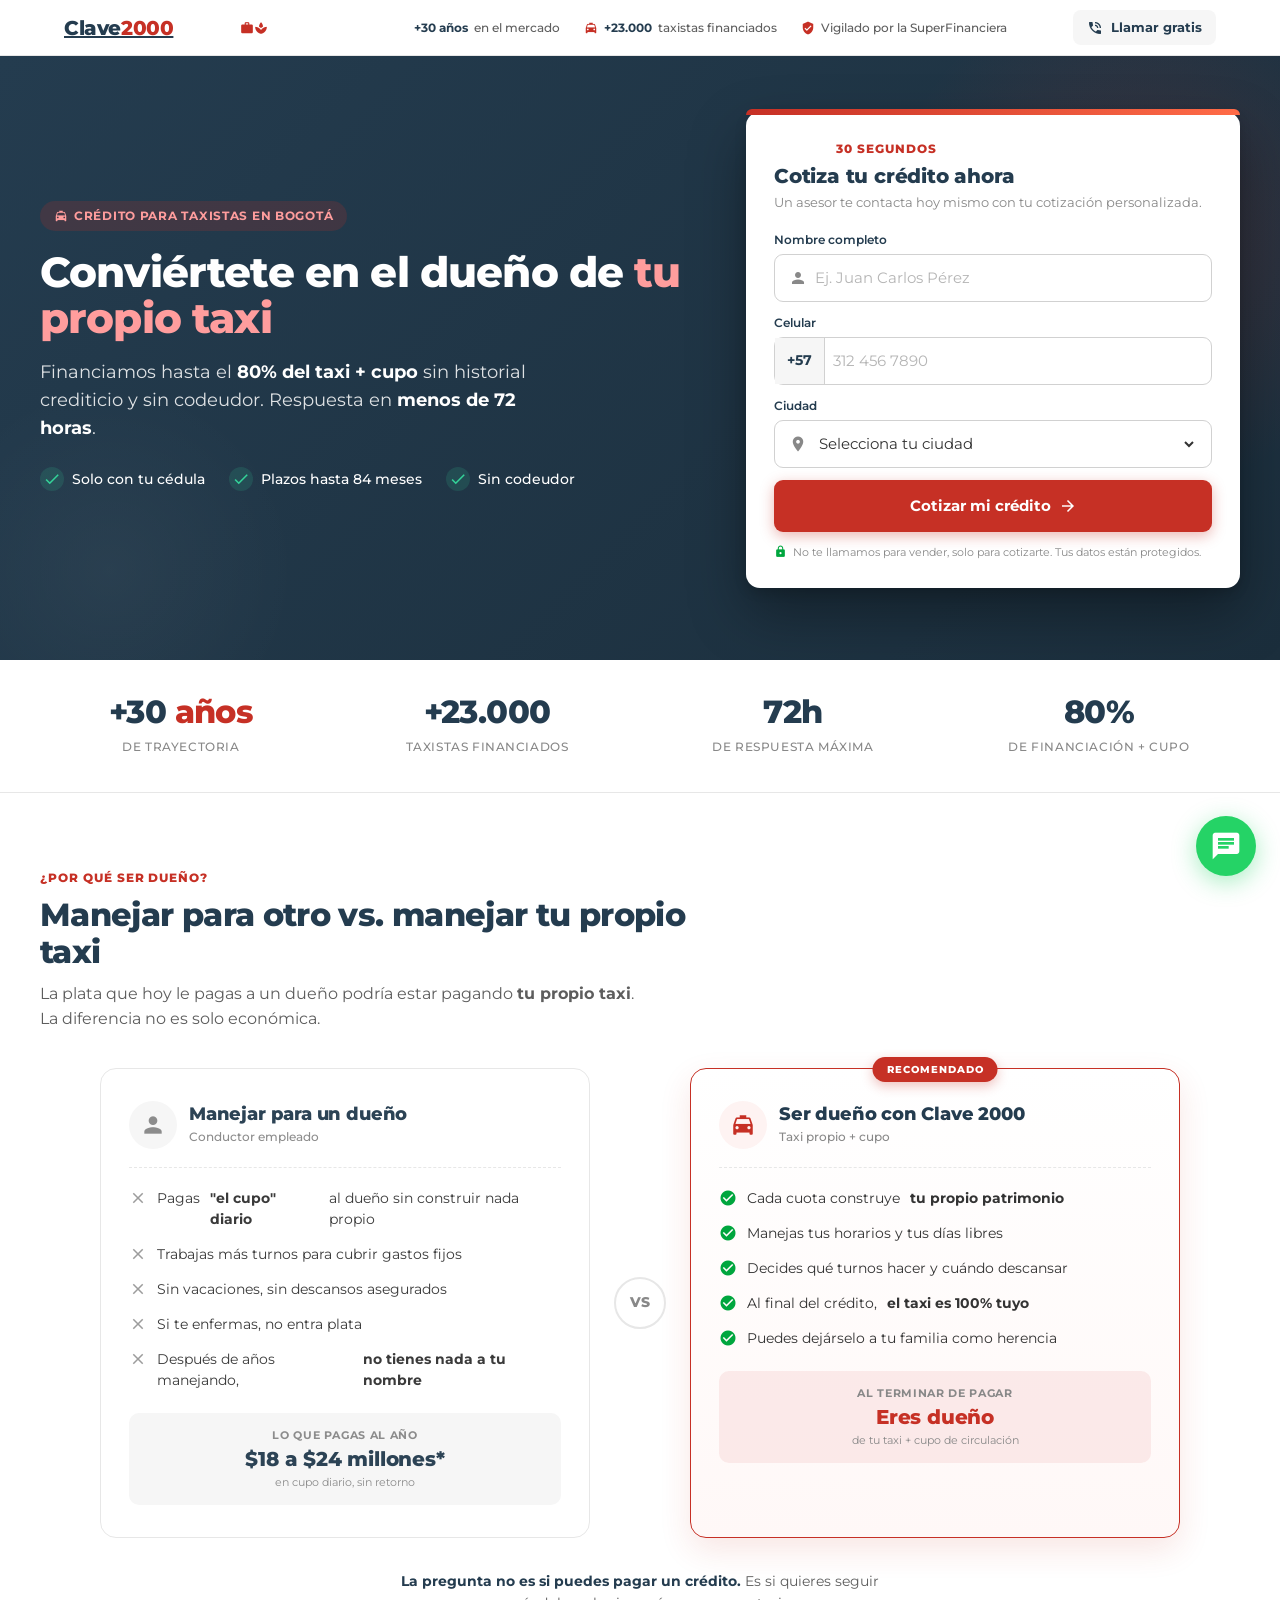
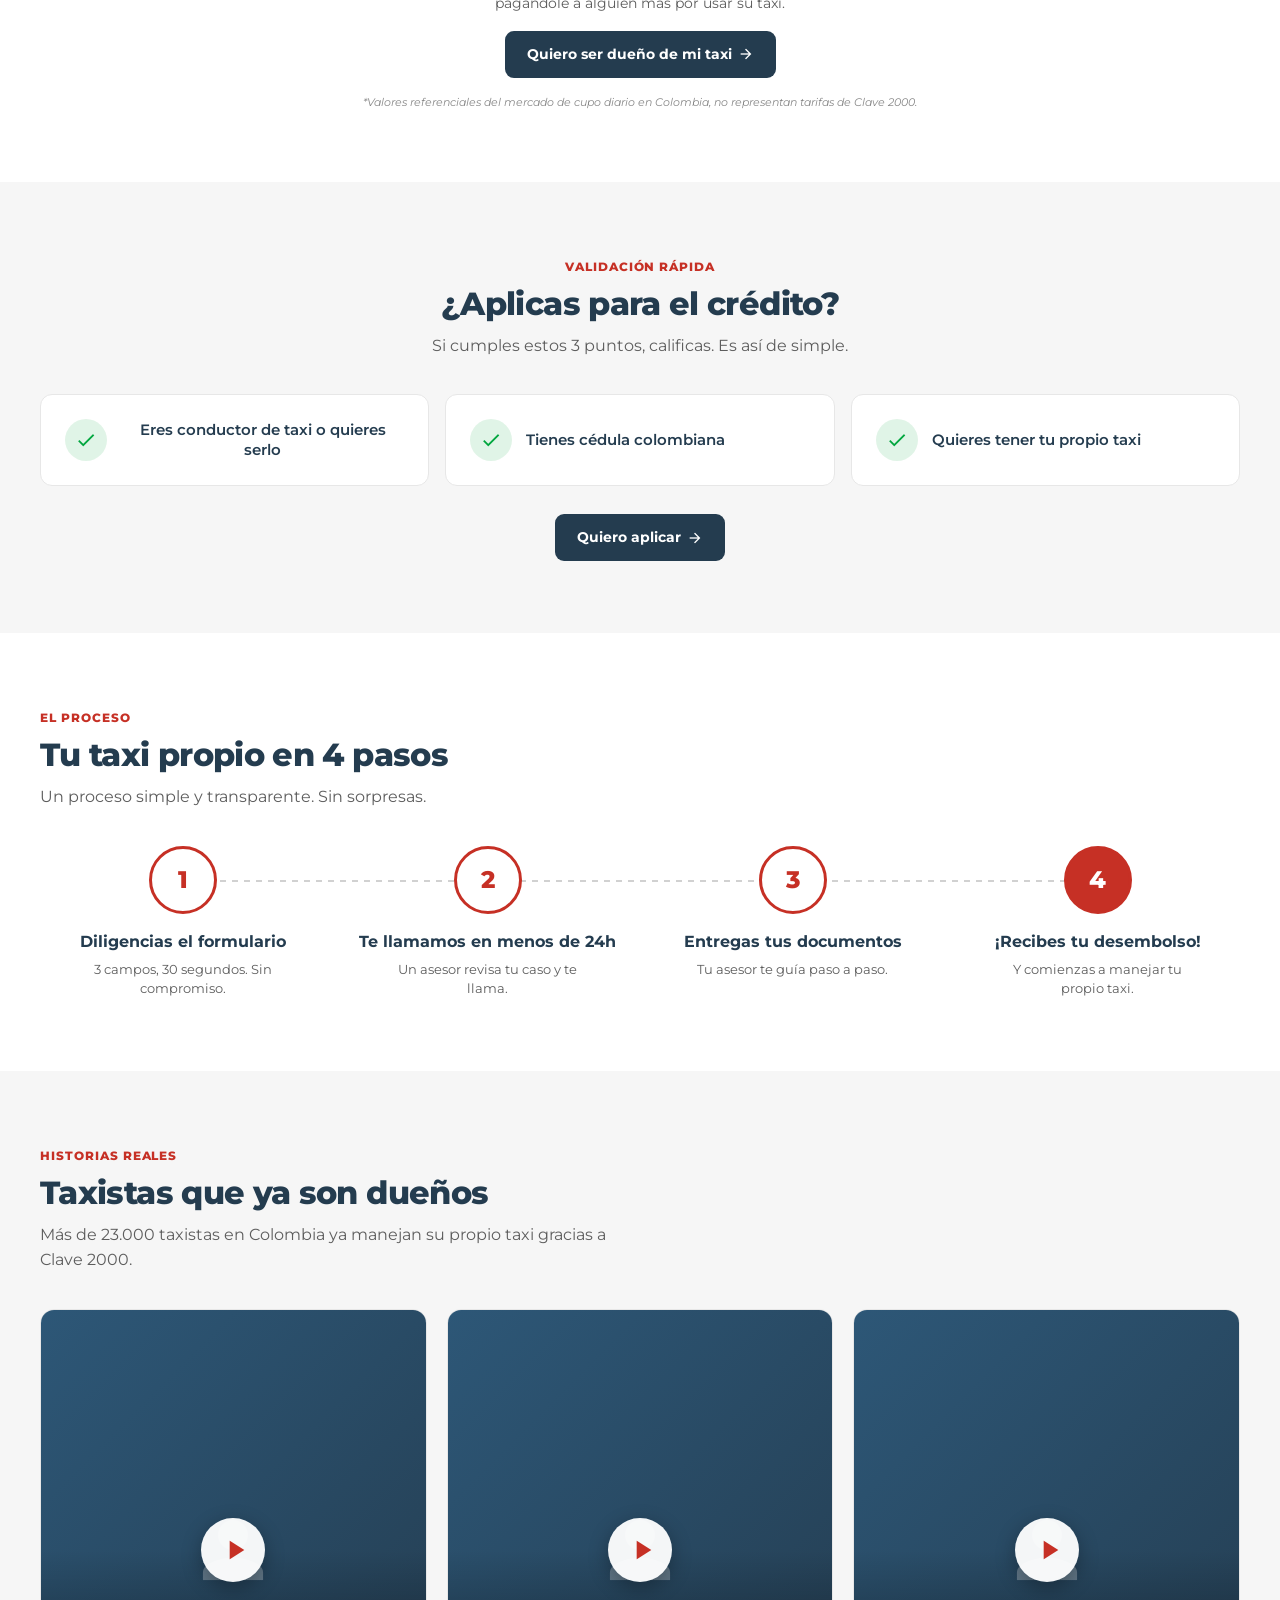
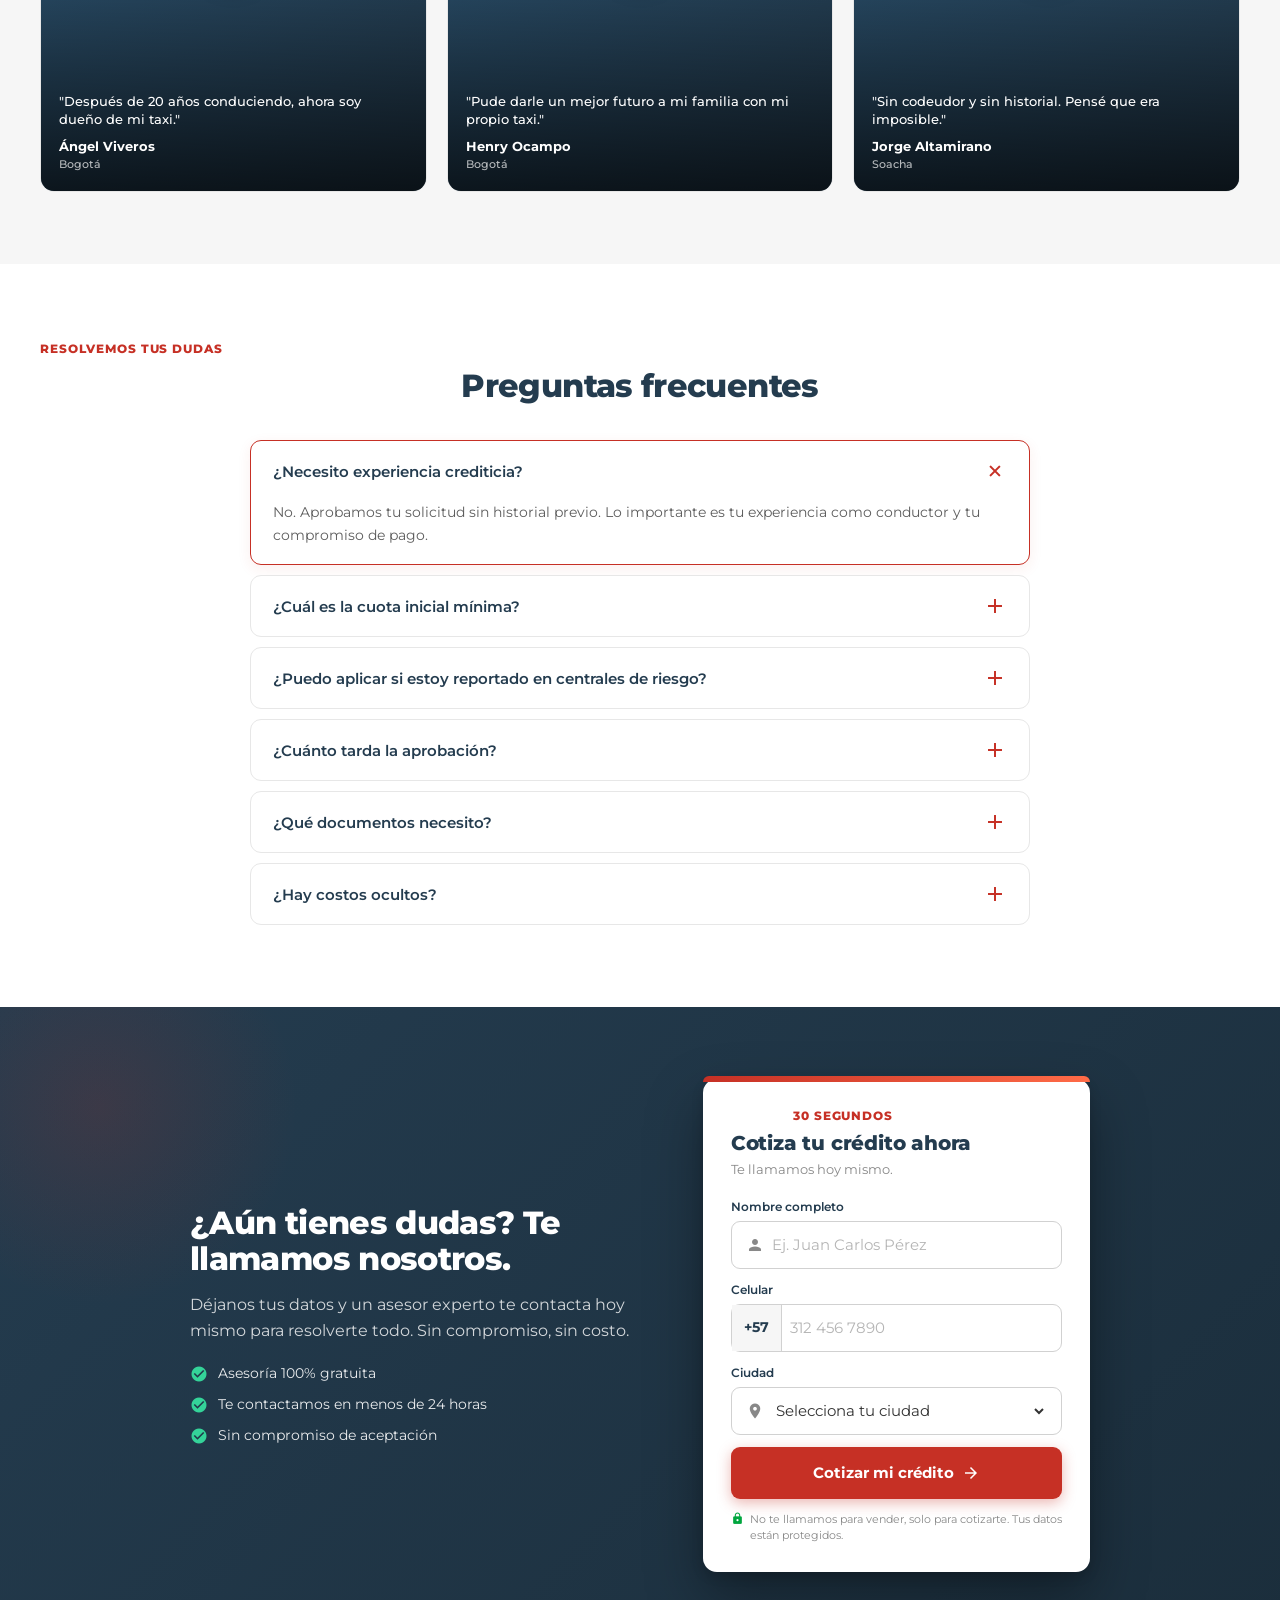
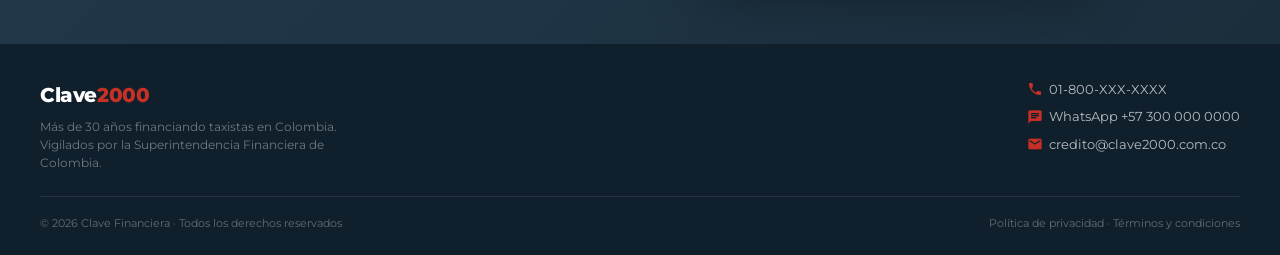
<file: references/landing-clave2000.html>
<!DOCTYPE html>
<html lang="es-CO">
<head>
<meta charset="UTF-8">
<meta name="viewport" content="width=device-width, initial-scale=1.0">
<title>Crédito para tu taxi en Bogotá | Clave 2000</title>
<link href="https://fonts.googleapis.com/icon?family=Material+Icons" rel="stylesheet">
<link href="https://fonts.googleapis.com/css2?family=Montserrat:wght@400;500;600;700;800&display=swap" rel="stylesheet">
<style>
  *,*::before,*::after{box-sizing:border-box;margin:0;padding:0;}
  html{scroll-behavior:smooth;-webkit-font-smoothing:antialiased;}
  body{font-family:'Montserrat',sans-serif;color:#333;background:#fff;line-height:1.5;}
  img{display:block;max-width:100%;}
  button{font-family:inherit;cursor:pointer;border:none;}
  input,select{font-family:inherit;}

  :root{
    --navy:#243C4F; --navy-mid:#2D5777;
    --red:#C63025; --red-dark:#C52B27; --red-tint:#FEF3F2;
    --green:#00A63E;
    --gray-50:#F6F6F6; --gray-100:#E7E7E7; --gray-300:#D1D1D1;
    --gray-500:#888888; --gray-700:#5D5D5D; --gray-900:#333;
  }

  /* ════════════════ TRUST BAR (sticky) ════════════════ */
  .trustbar{position:sticky;top:0;z-index:90;background:#fff;border-bottom:1px solid var(--gray-100);height:56px;}
  .trustbar-inner{max-width:1200px;margin:0 auto;height:100%;padding:0 24px;display:flex;align-items:center;justify-content:space-between;gap:16px;}
  .trustbar-logo{font-size:20px;font-weight:800;color:var(--navy);letter-spacing:-0.02em;}
  .trustbar-logo span{color:var(--red);}
  .trustbar-mid{display:flex;align-items:center;gap:24px;font-size:12px;color:var(--gray-700);font-weight:500;}
  .trustbar-mid .item{display:flex;align-items:center;gap:6px;}
  .trustbar-mid .item .material-icons{font-size:14px;color:var(--red);}
  .trustbar-mid .item strong{color:var(--navy);font-weight:700;}
  .trustbar-cta{display:flex;align-items:center;gap:8px;background:var(--gray-50);color:var(--navy);padding:8px 14px;border-radius:8px;font-size:13px;font-weight:700;text-decoration:none;transition:all .15s;}
  .trustbar-cta:hover{background:var(--navy);color:#fff;}
  .trustbar-cta .material-icons{font-size:16px;}
  @media(max-width:768px){.trustbar-mid{display:none;}.trustbar{height:52px;}.trustbar-cta{padding:6px 12px;font-size:12px;}}

  /* ════════════════ HERO ════════════════ */
  .hero{background:linear-gradient(135deg,#243C4F 0%,#1B2E3C 100%);padding:56px 24px 72px;position:relative;overflow:hidden;}
  .hero::before{content:'';position:absolute;right:-120px;top:-80px;width:520px;height:520px;border-radius:50%;background:radial-gradient(circle,rgba(198,48,37,0.18) 0%,rgba(198,48,37,0) 70%);pointer-events:none;}
  .hero::after{content:'';position:absolute;left:-80px;bottom:-100px;width:380px;height:380px;border-radius:50%;background:radial-gradient(circle,rgba(255,255,255,0.04) 0%,rgba(255,255,255,0) 70%);pointer-events:none;}
  .hero-inner{max-width:1200px;margin:0 auto;display:grid;grid-template-columns:1.3fr 1fr;gap:64px;align-items:center;position:relative;z-index:1;}
  .hero-text .eyebrow{display:inline-flex;align-items:center;gap:6px;background:rgba(198,48,37,0.18);color:#FF9D9D;padding:6px 14px;border-radius:200px;font-size:12px;font-weight:700;text-transform:uppercase;letter-spacing:0.06em;margin-bottom:18px;}
  .hero-text .eyebrow .material-icons{font-size:14px;}
  .hero h1{font-size:42px;font-weight:800;color:#fff;line-height:1.1;letter-spacing:-0.02em;margin-bottom:18px;}
  .hero h1 span{color:#FF9D9D;}
  .hero-sub{font-size:18px;color:rgba(255,255,255,0.85);line-height:1.55;margin-bottom:24px;max-width:520px;}
  .hero-sub strong{color:#fff;font-weight:700;}
  .hero-bullets{display:flex;flex-wrap:wrap;gap:14px 24px;margin-bottom:8px;}
  .hero-bullet{display:flex;align-items:center;gap:8px;font-size:14px;color:#fff;font-weight:500;}
  .hero-bullet .material-icons{font-size:18px;color:#34D399;background:rgba(52,211,153,0.15);border-radius:50%;padding:3px;}

  /* Hero form card */
  .hero-form{background:#fff;border-radius:14px;box-shadow:0 24px 56px rgba(0,0,0,0.35),0 4px 12px rgba(0,0,0,0.15);padding:28px;position:relative;}
  .hero-form::before{content:'';position:absolute;top:-3px;left:0;right:0;height:6px;background:linear-gradient(90deg,var(--red) 0%,#FF6B47 100%);border-radius:14px 14px 0 0;}
  .form-eyebrow{display:flex;align-items:center;gap:6px;color:var(--red);font-size:12px;font-weight:800;text-transform:uppercase;letter-spacing:0.08em;margin-bottom:6px;}
  .form-eyebrow .material-icons{font-size:14px;}
  .form-title{font-size:20px;font-weight:800;color:var(--navy);line-height:1.25;margin-bottom:4px;letter-spacing:-0.01em;}
  .form-subtitle{font-size:13px;color:var(--gray-500);margin-bottom:18px;line-height:1.5;}
  .field{margin-bottom:12px;}
  .field label{display:block;font-size:12px;font-weight:600;color:var(--navy);margin-bottom:5px;}
  .field .input-wrap{display:flex;align-items:center;gap:8px;border:1.5px solid var(--gray-300);border-radius:9px;padding:0 14px;height:48px;background:#fff;transition:border-color .15s,box-shadow .15s;}
  .field .input-wrap:focus-within{border-color:var(--navy);box-shadow:0 0 0 3px rgba(36,60,79,0.1);}
  .field .input-wrap.has-prefix{padding-left:0;}
  .field .input-wrap.valid{border-color:var(--green);}
  .field .input-wrap.valid .check-ok{display:flex;}
  .field .input-wrap .material-icons{font-size:18px;color:var(--gray-500);flex-shrink:0;}
  .field .input-wrap input,.field .input-wrap select{flex:1;border:none;outline:none;font-size:15px;color:var(--gray-900);background:transparent;height:100%;width:100%;}
  .field .input-wrap select{cursor:pointer;color:var(--gray-900);}
  .field .input-wrap input::placeholder{color:#B5B5B5;}
  .field .check-ok{display:none;width:20px;height:20px;border-radius:50%;background:var(--green);color:#fff;align-items:center;justify-content:center;flex-shrink:0;}
  .field .check-ok .material-icons{font-size:13px;color:#fff;}
  .field .prefix{height:100%;display:flex;align-items:center;padding:0 12px;background:var(--gray-50);color:var(--navy);font-weight:700;font-size:14px;border-right:1.5px solid var(--gray-300);}
  .field .error-msg{display:none;font-size:11px;color:var(--red);margin-top:5px;font-weight:500;}
  .field.has-error .input-wrap{border-color:var(--red);}
  .field.has-error .error-msg{display:block;}
  .btn-primary{width:100%;background:var(--red);color:#fff;height:52px;border-radius:9px;font-size:15px;font-weight:700;display:flex;align-items:center;justify-content:center;gap:8px;margin-top:6px;transition:background .15s,transform .1s,box-shadow .15s;box-shadow:0 4px 14px rgba(198,48,37,0.35);}
  .btn-primary:hover{background:var(--red-dark);transform:translateY(-1px);box-shadow:0 6px 18px rgba(198,48,37,0.45);}
  .btn-primary:active{transform:translateY(0);}
  .btn-primary:disabled{background:#999;cursor:not-allowed;transform:none;box-shadow:none;}
  .btn-primary .material-icons{font-size:18px;}
  .form-privacy{display:flex;align-items:flex-start;gap:6px;font-size:11px;color:var(--gray-500);margin-top:12px;line-height:1.5;}
  .form-privacy .material-icons{font-size:13px;color:var(--green);flex-shrink:0;margin-top:1px;}

  @media(max-width:1024px){
    .hero-inner{grid-template-columns:1fr;gap:36px;}
    .hero h1{font-size:36px;}
  }
  @media(max-width:768px){
    .hero{padding:40px 18px 56px;}
    .hero h1{font-size:30px;}
    .hero-sub{font-size:16px;}
    .hero-form{padding:22px;}
    .form-title{font-size:18px;}
  }

  /* ════════════════ PROOF BAR ════════════════ */
  .proof{background:#fff;border-bottom:1px solid var(--gray-100);padding:36px 24px;}
  .proof-inner{max-width:1200px;margin:0 auto;display:grid;grid-template-columns:repeat(4,1fr);gap:24px;text-align:center;}
  .proof-item{display:flex;flex-direction:column;align-items:center;gap:4px;}
  .proof-num{font-size:32px;font-weight:800;color:var(--navy);letter-spacing:-0.02em;line-height:1;}
  .proof-num span{color:var(--red);}
  .proof-label{font-size:12px;color:var(--gray-500);font-weight:500;text-transform:uppercase;letter-spacing:0.05em;margin-top:6px;}
  @media(max-width:768px){
    .proof{padding:28px 18px;}
    .proof-inner{grid-template-columns:repeat(2,1fr);gap:24px 16px;}
    .proof-num{font-size:26px;}
    .proof-label{font-size:10px;}
  }

  /* ════════════════ SECTION COMMON ════════════════ */
  .section{padding:72px 24px;}
  .section-inner{max-width:1200px;margin:0 auto;}
  .section-eyebrow{display:inline-block;font-size:12px;font-weight:800;color:var(--red);text-transform:uppercase;letter-spacing:0.08em;margin-bottom:10px;}
  .section-title{font-size:32px;font-weight:800;color:var(--navy);line-height:1.15;letter-spacing:-0.02em;margin-bottom:10px;max-width:680px;}
  .section-sub{font-size:16px;color:var(--gray-700);line-height:1.6;max-width:600px;margin-bottom:36px;}
  .section.alt{background:var(--gray-50);}
  @media(max-width:768px){
    .section{padding:52px 18px;}
    .section-title{font-size:26px;}
    .section-sub{font-size:15px;margin-bottom:28px;}
  }

  /* ════════════════ COMPARACIÓN: MANEJAR vs SER DUEÑO ════════════════ */
  .compare-grid{display:grid;grid-template-columns:1fr auto 1fr;gap:24px;align-items:stretch;max-width:1080px;margin:0 auto;}
  .compare-card{background:#fff;border-radius:16px;padding:32px 28px;border:1.5px solid var(--gray-100);position:relative;transition:transform .2s;}
  .compare-card.bad{opacity:0.96;}
  .compare-card.good{border-color:var(--red);box-shadow:0 12px 32px rgba(198,48,37,0.12);background:linear-gradient(180deg,#fff 0%,#FFF8F7 100%);}
  .compare-card.good::before{content:'RECOMENDADO';position:absolute;top:-12px;left:50%;transform:translateX(-50%);background:var(--red);color:#fff;font-size:10px;font-weight:800;letter-spacing:0.1em;padding:5px 14px;border-radius:200px;box-shadow:0 4px 12px rgba(198,48,37,0.3);}
  .compare-head{display:flex;align-items:center;gap:12px;margin-bottom:20px;padding-bottom:18px;border-bottom:1px dashed var(--gray-100);}
  .compare-icon{width:48px;height:48px;border-radius:50%;display:flex;align-items:center;justify-content:center;flex-shrink:0;}
  .compare-card.bad .compare-icon{background:var(--gray-50);color:var(--gray-500);}
  .compare-card.good .compare-icon{background:var(--red-tint);color:var(--red);}
  .compare-icon .material-icons{font-size:26px;}
  .compare-title{font-size:18px;font-weight:800;color:var(--navy);line-height:1.2;letter-spacing:-0.01em;}
  .compare-subtitle{font-size:12px;color:var(--gray-500);font-weight:500;margin-top:2px;}
  .compare-list{list-style:none;padding:0;margin:0 0 22px;display:flex;flex-direction:column;gap:14px;}
  .compare-list li{display:flex;align-items:flex-start;gap:10px;font-size:14px;color:var(--gray-900);line-height:1.5;}
  .compare-list li .material-icons{font-size:18px;flex-shrink:0;margin-top:1px;}
  .compare-card.bad .compare-list li .material-icons{color:#999;}
  .compare-card.good .compare-list li .material-icons{color:var(--green);}
  .compare-highlight{background:var(--gray-50);border-radius:10px;padding:14px 16px;text-align:center;}
  .compare-card.good .compare-highlight{background:rgba(198,48,37,0.08);}
  .compare-highlight-label{font-size:11px;text-transform:uppercase;letter-spacing:0.06em;color:var(--gray-500);font-weight:700;margin-bottom:4px;}
  .compare-highlight-value{font-size:20px;font-weight:800;color:var(--navy);letter-spacing:-0.01em;line-height:1.2;}
  .compare-card.good .compare-highlight-value{color:var(--red);}
  .compare-highlight-sub{font-size:11px;color:var(--gray-500);margin-top:3px;}
  .compare-vs{display:flex;align-items:center;justify-content:center;font-size:14px;font-weight:800;color:var(--gray-500);background:#fff;border:2px solid var(--gray-100);border-radius:50%;width:52px;height:52px;align-self:center;flex-shrink:0;letter-spacing:-0.02em;}
  .compare-bottom{text-align:center;margin-top:32px;}
  .compare-bottom p{font-size:14px;color:var(--gray-700);margin-bottom:16px;max-width:540px;margin-left:auto;margin-right:auto;line-height:1.6;}
  .compare-bottom p strong{color:var(--navy);}
  .compare-footnote{font-size:11px;color:var(--gray-500);margin-top:16px;font-style:italic;}
  @media(max-width:900px){
    .compare-grid{grid-template-columns:1fr;gap:16px;}
    .compare-vs{margin:0 auto;width:44px;height:44px;font-size:12px;}
    .compare-card.good::before{font-size:9px;}
  }
  @media(max-width:768px){
    .compare-card{padding:24px 20px;}
    .compare-title{font-size:16px;}
    .compare-list li{font-size:13px;}
  }

  /* ════════════════ ¿APLICAS? ════════════════ */
  .apply-grid{display:grid;grid-template-columns:repeat(3,1fr);gap:16px;margin-bottom:28px;}
  .apply-card{background:#fff;border:1.5px solid var(--gray-100);border-radius:12px;padding:24px;display:flex;align-items:center;gap:14px;transition:transform .15s,box-shadow .15s,border-color .15s;}
  .apply-card:hover{transform:translateY(-2px);box-shadow:0 8px 24px rgba(36,60,79,0.08);border-color:var(--green);}
  .apply-check{width:42px;height:42px;border-radius:50%;background:rgba(0,166,62,0.12);display:flex;align-items:center;justify-content:center;flex-shrink:0;}
  .apply-check .material-icons{font-size:22px;color:var(--green);}
  .apply-text{font-size:15px;font-weight:600;color:var(--navy);line-height:1.35;}
  .apply-cta{text-align:center;}
  .apply-cta-text{font-size:15px;color:var(--gray-700);margin-bottom:14px;}
  .apply-cta-text strong{color:var(--navy);}
  .btn-anchor{display:inline-flex;align-items:center;gap:6px;background:var(--navy);color:#fff;padding:13px 22px;border-radius:9px;font-size:14px;font-weight:700;text-decoration:none;transition:background .15s,transform .1s;}
  .btn-anchor:hover{background:var(--navy-mid);transform:translateY(-1px);}
  .btn-anchor .material-icons{font-size:16px;}
  @media(max-width:768px){.apply-grid{grid-template-columns:1fr;}}

  /* ════════════════ PROCESO ════════════════ */
  .proc-grid{display:grid;grid-template-columns:repeat(4,1fr);gap:20px;position:relative;}
  .proc-grid::before{content:'';position:absolute;top:34px;left:12%;right:12%;height:2px;background:repeating-linear-gradient(90deg,var(--gray-300) 0,var(--gray-300) 6px,transparent 6px,transparent 12px);z-index:0;}
  .proc-step{text-align:center;position:relative;z-index:1;}
  .proc-num{width:68px;height:68px;border-radius:50%;background:#fff;border:3px solid var(--red);color:var(--red);display:flex;align-items:center;justify-content:center;font-size:24px;font-weight:800;margin:0 auto 16px;}
  .proc-step.celebrate .proc-num{background:var(--red);color:#fff;}
  .proc-title{font-size:16px;font-weight:700;color:var(--navy);margin-bottom:6px;}
  .proc-desc{font-size:13px;color:var(--gray-700);line-height:1.5;max-width:200px;margin:0 auto;}
  @media(max-width:768px){.proc-grid{grid-template-columns:1fr 1fr;gap:24px 16px;}.proc-grid::before{display:none;}}

  /* ════════════════ TESTIMONIOS ════════════════ */
  .testi-grid{display:grid;grid-template-columns:repeat(3,1fr);gap:20px;}
  .testi-card{background:#fff;border-radius:14px;overflow:hidden;border:1px solid var(--gray-100);transition:transform .2s,box-shadow .2s;cursor:pointer;}
  .testi-card:hover{transform:translateY(-3px);box-shadow:0 12px 32px rgba(36,60,79,0.12);}
  .testi-img{aspect-ratio:4/5;background:linear-gradient(135deg,#2D5777 0%,#243C4F 100%);position:relative;display:flex;align-items:center;justify-content:center;overflow:hidden;}
  .testi-img::after{content:'';position:absolute;bottom:0;left:0;right:0;height:50%;background:linear-gradient(transparent,rgba(0,0,0,0.7));}
  .testi-img .material-icons{font-size:90px;color:rgba(255,255,255,0.3);}
  .testi-play{position:absolute;top:50%;left:50%;transform:translate(-50%,-50%);width:64px;height:64px;border-radius:50%;background:rgba(255,255,255,0.95);display:flex;align-items:center;justify-content:center;box-shadow:0 6px 20px rgba(0,0,0,0.3);transition:transform .2s,background .15s;z-index:2;}
  .testi-play .material-icons{font-size:32px;color:var(--red);margin-left:4px;}
  .testi-card:hover .testi-play{transform:translate(-50%,-50%) scale(1.1);background:#fff;}
  .testi-overlay{position:absolute;bottom:0;left:0;right:0;padding:18px;z-index:1;color:#fff;}
  .testi-quote{font-size:13px;line-height:1.4;margin-bottom:8px;font-weight:500;}
  .testi-name{font-size:13px;font-weight:700;}
  .testi-city{font-size:11px;color:rgba(255,255,255,0.7);font-weight:500;}
  @media(max-width:768px){.testi-grid{grid-template-columns:1fr 1fr;gap:14px;}}
  @media(max-width:480px){.testi-grid{grid-template-columns:1fr 1fr;}.testi-img .material-icons{font-size:64px;}.testi-play{width:48px;height:48px;}.testi-play .material-icons{font-size:24px;}}

  /* ════════════════ FAQs ════════════════ */
  .faq-list{max-width:780px;margin:0 auto;}
  .faq-item{background:#fff;border:1px solid var(--gray-100);border-radius:11px;margin-bottom:10px;overflow:hidden;transition:border-color .15s;}
  .faq-item.open{border-color:var(--red);box-shadow:0 4px 14px rgba(198,48,37,0.08);}
  .faq-q{width:100%;text-align:left;padding:18px 22px;background:transparent;display:flex;justify-content:space-between;align-items:center;gap:16px;font-size:15px;font-weight:600;color:var(--navy);}
  .faq-q .material-icons{font-size:24px;color:var(--red);transition:transform .25s;flex-shrink:0;}
  .faq-item.open .faq-q .material-icons{transform:rotate(45deg);}
  .faq-a{max-height:0;overflow:hidden;transition:max-height .3s ease;padding:0 22px;color:var(--gray-700);font-size:14px;line-height:1.6;}
  .faq-item.open .faq-a{max-height:300px;padding:0 22px 18px;}

  /* ════════════════ FINAL CTA ════════════════ */
  .final-cta{background:linear-gradient(135deg,#243C4F 0%,#1B2E3C 100%);padding:72px 24px;position:relative;overflow:hidden;}
  .final-cta::before{content:'';position:absolute;left:-100px;top:-100px;width:400px;height:400px;border-radius:50%;background:radial-gradient(circle,rgba(198,48,37,0.15) 0%,rgba(198,48,37,0) 70%);pointer-events:none;}
  .final-cta-inner{max-width:900px;margin:0 auto;display:grid;grid-template-columns:1.2fr 1fr;gap:48px;align-items:center;position:relative;z-index:1;}
  .final-cta-text h2{font-size:32px;font-weight:800;color:#fff;line-height:1.15;letter-spacing:-0.02em;margin-bottom:14px;}
  .final-cta-text p{font-size:16px;color:rgba(255,255,255,0.8);line-height:1.6;margin-bottom:20px;}
  .final-cta-perks{display:flex;flex-direction:column;gap:10px;}
  .final-perk{display:flex;align-items:center;gap:10px;color:rgba(255,255,255,0.9);font-size:14px;}
  .final-perk .material-icons{font-size:18px;color:#34D399;flex-shrink:0;}
  @media(max-width:900px){.final-cta-inner{grid-template-columns:1fr;gap:32px;}.final-cta-text h2{font-size:26px;}}

  /* ════════════════ FOOTER ════════════════ */
  .footer{background:#0F1F2C;padding:36px 24px 24px;}
  .footer-inner{max-width:1200px;margin:0 auto;display:flex;justify-content:space-between;align-items:flex-start;gap:24px;flex-wrap:wrap;}
  .footer-brand .logo{font-size:20px;font-weight:800;color:#fff;margin-bottom:8px;letter-spacing:-0.02em;}
  .footer-brand .logo span{color:var(--red);}
  .footer-brand p{font-size:12px;color:rgba(255,255,255,0.4);line-height:1.5;max-width:340px;}
  .footer-contact{display:flex;flex-direction:column;gap:8px;font-size:13px;color:rgba(255,255,255,0.7);}
  .footer-contact a{color:rgba(255,255,255,0.7);text-decoration:none;display:flex;align-items:center;gap:6px;}
  .footer-contact a:hover{color:#fff;}
  .footer-contact a .material-icons{font-size:16px;color:var(--red);}
  .footer-bottom{max-width:1200px;margin:24px auto 0;padding-top:18px;border-top:1px solid rgba(255,255,255,0.08);font-size:11px;color:rgba(255,255,255,0.35);display:flex;justify-content:space-between;flex-wrap:wrap;gap:8px;}
  .footer-bottom a{color:rgba(255,255,255,0.35);text-decoration:none;}
  .footer-bottom a:hover{color:rgba(255,255,255,0.7);}

  /* ════════════════ STICKY MOBILE CTA ════════════════ */
  .sticky-cta{display:none;position:fixed;bottom:0;left:0;right:0;background:#fff;padding:10px 14px;box-shadow:0 -4px 16px rgba(0,0,0,0.15);z-index:80;border-top:1px solid var(--gray-100);gap:8px;}
  .sticky-cta button,.sticky-cta a{flex:1;height:48px;border-radius:9px;font-size:14px;font-weight:700;display:flex;align-items:center;justify-content:center;gap:6px;text-decoration:none;}
  .sticky-cta .sticky-form{background:var(--red);color:#fff;}
  .sticky-cta .sticky-call{background:var(--gray-50);color:var(--navy);border:1.5px solid var(--gray-100);}
  .sticky-cta .material-icons{font-size:18px;}
  @media(max-width:768px){.sticky-cta{display:flex;}body{padding-bottom:74px;}}

  /* ════════════════ WHATSAPP FLOATING ════════════════ */
  .wa-float{position:fixed;bottom:24px;right:24px;width:60px;height:60px;background:#25D366;border-radius:50%;display:flex;align-items:center;justify-content:center;box-shadow:0 6px 24px rgba(37,211,102,0.4);z-index:75;transition:transform .2s;cursor:pointer;text-decoration:none;}
  .wa-float:hover{transform:scale(1.08);}
  .wa-float .material-icons{font-size:32px;color:#fff;}
  @media(max-width:768px){.wa-float{bottom:84px;right:14px;width:52px;height:52px;}.wa-float .material-icons{font-size:28px;}}

  /* ════════════════ SUCCESS MODAL ════════════════ */
  .success-overlay{display:none;position:fixed;inset:0;background:rgba(0,0,0,0.65);z-index:100;align-items:center;justify-content:center;padding:24px;animation:fadeIn .3s;}
  .success-overlay.show{display:flex;}
  @keyframes fadeIn{from{opacity:0;}to{opacity:1;}}
  .success-card{background:#fff;border-radius:16px;padding:40px 32px;max-width:440px;width:100%;text-align:center;animation:popIn .35s cubic-bezier(0.34,1.56,0.64,1);}
  @keyframes popIn{from{opacity:0;transform:scale(0.85);}to{opacity:1;transform:scale(1);}}
  .success-icon{width:88px;height:88px;border-radius:50%;background:var(--green);display:flex;align-items:center;justify-content:center;margin:0 auto 20px;animation:bounce 0.6s;}
  @keyframes bounce{0%,100%{transform:scale(1);}50%{transform:scale(1.12);}}
  .success-icon .material-icons{font-size:48px;color:#fff;}
  .success-title{font-size:24px;font-weight:800;color:var(--navy);margin-bottom:10px;letter-spacing:-0.01em;}
  .success-desc{font-size:15px;color:var(--gray-700);line-height:1.6;margin-bottom:24px;}
  .success-desc strong{color:var(--navy);}
  .success-wa{display:inline-flex;align-items:center;gap:8px;background:#25D366;color:#fff;padding:13px 22px;border-radius:9px;font-size:14px;font-weight:700;text-decoration:none;transition:background .15s;}
  .success-wa:hover{background:#1FB855;}
  .success-wa .material-icons{font-size:18px;}

  /* Confetti */
  #confetti{position:fixed;inset:0;pointer-events:none;z-index:200;overflow:hidden;}
  .confetti-piece{position:absolute;width:10px;height:10px;}
  @keyframes confettiFall{0%{transform:translateY(-30px) rotate(0deg);opacity:1;}100%{transform:translateY(105vh) rotate(720deg);opacity:0;}}
</style>
</head>
<body>

<!-- ════════════════ TRUST BAR ════════════════ -->
<header class="trustbar">
  <div class="trustbar-inner">
    <a href="#" class="trustbar-logo">Clave<span>2000</span></a>
    <div class="trustbar-mid">
      <div class="item"><span class="material-icons">workspace_premium</span><strong>+30 años</strong> en el mercado</div>
      <div class="item"><span class="material-icons">local_taxi</span><strong>+23.000</strong> taxistas financiados</div>
      <div class="item"><span class="material-icons">verified_user</span>Vigilado por la SuperFinanciera</div>
    </div>
    <a href="tel:018000000000" class="trustbar-cta">
      <span class="material-icons">phone_in_talk</span>
      <span>Llamar gratis</span>
    </a>
  </div>
</header>

<!-- ════════════════ HERO ════════════════ -->
<section class="hero">
  <div class="hero-inner">
    <div class="hero-text">
      <div class="eyebrow">
        <span class="material-icons">local_taxi</span>
        <span>Crédito para taxistas en Bogotá</span>
      </div>
      <h1>Conviértete en el dueño de <span>tu propio taxi</span></h1>
      <p class="hero-sub">Financiamos hasta el <strong>80% del taxi + cupo</strong> sin historial crediticio y sin codeudor. Respuesta en <strong>menos de 72 horas</strong>.</p>
      <div class="hero-bullets">
        <div class="hero-bullet"><span class="material-icons">check</span>Solo con tu cédula</div>
        <div class="hero-bullet"><span class="material-icons">check</span>Plazos hasta 84 meses</div>
        <div class="hero-bullet"><span class="material-icons">check</span>Sin codeudor</div>
      </div>
    </div>

    <!-- HERO FORM -->
    <form class="hero-form" id="formHero" onsubmit="submitForm(event,'hero')">
      <div class="form-eyebrow">
        <span class="material-icons">bolt</span>
        <span>30 segundos</span>
      </div>
      <h2 class="form-title">Cotiza tu crédito ahora</h2>
      <p class="form-subtitle">Un asesor te contacta hoy mismo con tu cotización personalizada.</p>

      <div class="field">
        <label for="nombre1">Nombre completo</label>
        <div class="input-wrap">
          <span class="material-icons">person</span>
          <input type="text" id="nombre1" placeholder="Ej. Juan Carlos Pérez" required minlength="3">
          <div class="check-ok"><span class="material-icons">check</span></div>
        </div>
        <div class="error-msg">Por favor escribe tu nombre completo</div>
      </div>

      <div class="field">
        <label for="celular1">Celular</label>
        <div class="input-wrap has-prefix">
          <div class="prefix">+57</div>
          <input type="tel" id="celular1" inputmode="numeric" placeholder="312 456 7890" required>
          <div class="check-ok"><span class="material-icons">check</span></div>
        </div>
        <div class="error-msg">Necesitamos un celular de 10 dígitos para llamarte</div>
      </div>

      <div class="field">
        <label for="ciudad1">Ciudad</label>
        <div class="input-wrap">
          <span class="material-icons">location_on</span>
          <select id="ciudad1" required>
            <option value="">Selecciona tu ciudad</option>
            <option value="bogota">Bogotá</option>
            <option value="cali">Cali</option>
            <option value="medellin">Medellín</option>
            <option value="cartagena">Cartagena</option>
            <option value="barranquilla">Barranquilla</option>
            <option value="otra">Otra ciudad</option>
          </select>
        </div>
      </div>

      <button type="submit" class="btn-primary">
        Cotizar mi crédito
        <span class="material-icons">arrow_forward</span>
      </button>

      <div class="form-privacy">
        <span class="material-icons">lock</span>
        <span>No te llamamos para vender, solo para cotizarte. Tus datos están protegidos.</span>
      </div>
    </form>
  </div>
</section>

<!-- ════════════════ PROOF BAR ════════════════ -->
<section class="proof">
  <div class="proof-inner">
    <div class="proof-item">
      <div class="proof-num">+30 <span>años</span></div>
      <div class="proof-label">de trayectoria</div>
    </div>
    <div class="proof-item">
      <div class="proof-num">+23.000</div>
      <div class="proof-label">taxistas financiados</div>
    </div>
    <div class="proof-item">
      <div class="proof-num">72h</div>
      <div class="proof-label">de respuesta máxima</div>
    </div>
    <div class="proof-item">
      <div class="proof-num">80%</div>
      <div class="proof-label">de financiación + cupo</div>
    </div>
  </div>
</section>

<!-- ════════════════ COMPARACIÓN: MANEJAR vs SER DUEÑO ════════════════ -->
<section class="section" id="por-que">
  <div class="section-inner">
    <div class="section-eyebrow">¿Por qué ser dueño?</div>
    <h2 class="section-title">Manejar para otro vs. manejar tu propio taxi</h2>
    <p class="section-sub">La plata que hoy le pagas a un dueño podría estar pagando <strong>tu propio taxi</strong>. La diferencia no es solo económica.</p>

    <div class="compare-grid">

      <!-- Tarjeta MALA: manejar para otro -->
      <div class="compare-card bad">
        <div class="compare-head">
          <div class="compare-icon"><span class="material-icons">person</span></div>
          <div>
            <div class="compare-title">Manejar para un dueño</div>
            <div class="compare-subtitle">Conductor empleado</div>
          </div>
        </div>
        <ul class="compare-list">
          <li><span class="material-icons">close</span>Pagas <strong>"el cupo" diario</strong> al dueño sin construir nada propio</li>
          <li><span class="material-icons">close</span>Trabajas más turnos para cubrir gastos fijos</li>
          <li><span class="material-icons">close</span>Sin vacaciones, sin descansos asegurados</li>
          <li><span class="material-icons">close</span>Si te enfermas, no entra plata</li>
          <li><span class="material-icons">close</span>Después de años manejando, <strong>no tienes nada a tu nombre</strong></li>
        </ul>
        <div class="compare-highlight">
          <div class="compare-highlight-label">Lo que pagas al año</div>
          <div class="compare-highlight-value">$18 a $24 millones*</div>
          <div class="compare-highlight-sub">en cupo diario, sin retorno</div>
        </div>
      </div>

      <div class="compare-vs">VS</div>

      <!-- Tarjeta BUENA: ser dueño -->
      <div class="compare-card good">
        <div class="compare-head">
          <div class="compare-icon"><span class="material-icons">local_taxi</span></div>
          <div>
            <div class="compare-title">Ser dueño con Clave 2000</div>
            <div class="compare-subtitle">Taxi propio + cupo</div>
          </div>
        </div>
        <ul class="compare-list">
          <li><span class="material-icons">check_circle</span>Cada cuota construye <strong>tu propio patrimonio</strong></li>
          <li><span class="material-icons">check_circle</span>Manejas tus horarios y tus días libres</li>
          <li><span class="material-icons">check_circle</span>Decides qué turnos hacer y cuándo descansar</li>
          <li><span class="material-icons">check_circle</span>Al final del crédito, <strong>el taxi es 100% tuyo</strong></li>
          <li><span class="material-icons">check_circle</span>Puedes dejárselo a tu familia como herencia</li>
        </ul>
        <div class="compare-highlight">
          <div class="compare-highlight-label">Al terminar de pagar</div>
          <div class="compare-highlight-value">Eres dueño</div>
          <div class="compare-highlight-sub">de tu taxi + cupo de circulación</div>
        </div>
      </div>

    </div>

    <div class="compare-bottom">
      <p><strong>La pregunta no es si puedes pagar un crédito.</strong> Es si quieres seguir pagándole a alguien más por usar su taxi.</p>
      <a href="#formFinal" class="btn-anchor">
        Quiero ser dueño de mi taxi
        <span class="material-icons">arrow_forward</span>
      </a>
      <div class="compare-footnote">*Valores referenciales del mercado de cupo diario en Colombia, no representan tarifas de Clave 2000.</div>
    </div>
  </div>
</section>

<!-- ════════════════ ¿APLICAS? ════════════════ -->
<section class="section alt">
  <div class="section-inner" style="text-align:center;">
    <div class="section-eyebrow">Validación rápida</div>
    <h2 class="section-title" style="margin-left:auto;margin-right:auto;">¿Aplicas para el crédito?</h2>
    <p class="section-sub" style="margin:0 auto 36px;">Si cumples estos 3 puntos, calificas. Es así de simple.</p>

    <div class="apply-grid">
      <div class="apply-card">
        <div class="apply-check"><span class="material-icons">check</span></div>
        <div class="apply-text">Eres conductor de taxi o quieres serlo</div>
      </div>
      <div class="apply-card">
        <div class="apply-check"><span class="material-icons">check</span></div>
        <div class="apply-text">Tienes cédula colombiana</div>
      </div>
      <div class="apply-card">
        <div class="apply-check"><span class="material-icons">check</span></div>
        <div class="apply-text">Quieres tener tu propio taxi</div>
      </div>
    </div>

    <a href="#formFinal" class="btn-anchor">
      Quiero aplicar
      <span class="material-icons">arrow_forward</span>
    </a>
  </div>
</section>

<!-- ════════════════ PROCESO ════════════════ -->
<section class="section">
  <div class="section-inner">
    <div class="section-eyebrow">El proceso</div>
    <h2 class="section-title">Tu taxi propio en 4 pasos</h2>
    <p class="section-sub">Un proceso simple y transparente. Sin sorpresas.</p>

    <div class="proc-grid">
      <div class="proc-step">
        <div class="proc-num">1</div>
        <div class="proc-title">Diligencias el formulario</div>
        <div class="proc-desc">3 campos, 30 segundos. Sin compromiso.</div>
      </div>
      <div class="proc-step">
        <div class="proc-num">2</div>
        <div class="proc-title">Te llamamos en menos de 24h</div>
        <div class="proc-desc">Un asesor revisa tu caso y te llama.</div>
      </div>
      <div class="proc-step">
        <div class="proc-num">3</div>
        <div class="proc-title">Entregas tus documentos</div>
        <div class="proc-desc">Tu asesor te guía paso a paso.</div>
      </div>
      <div class="proc-step celebrate">
        <div class="proc-num">4</div>
        <div class="proc-title">¡Recibes tu desembolso!</div>
        <div class="proc-desc">Y comienzas a manejar tu propio taxi.</div>
      </div>
    </div>
  </div>
</section>

<!-- ════════════════ TESTIMONIOS ════════════════ -->
<section class="section alt">
  <div class="section-inner">
    <div class="section-eyebrow">Historias reales</div>
    <h2 class="section-title">Taxistas que ya son dueños</h2>
    <p class="section-sub">Más de 23.000 taxistas en Colombia ya manejan su propio taxi gracias a Clave 2000.</p>

    <div class="testi-grid">
      <div class="testi-card">
        <div class="testi-img">
          <span class="material-icons">person</span>
          <div class="testi-play"><span class="material-icons">play_arrow</span></div>
          <div class="testi-overlay">
            <div class="testi-quote">"Después de 20 años conduciendo, ahora soy dueño de mi taxi."</div>
            <div class="testi-name">Ángel Viveros</div>
            <div class="testi-city">Bogotá</div>
          </div>
        </div>
      </div>
      <div class="testi-card">
        <div class="testi-img">
          <span class="material-icons">person</span>
          <div class="testi-play"><span class="material-icons">play_arrow</span></div>
          <div class="testi-overlay">
            <div class="testi-quote">"Pude darle un mejor futuro a mi familia con mi propio taxi."</div>
            <div class="testi-name">Henry Ocampo</div>
            <div class="testi-city">Bogotá</div>
          </div>
        </div>
      </div>
      <div class="testi-card">
        <div class="testi-img">
          <span class="material-icons">person</span>
          <div class="testi-play"><span class="material-icons">play_arrow</span></div>
          <div class="testi-overlay">
            <div class="testi-quote">"Sin codeudor y sin historial. Pensé que era imposible."</div>
            <div class="testi-name">Jorge Altamirano</div>
            <div class="testi-city">Soacha</div>
          </div>
        </div>
      </div>
    </div>
  </div>
</section>

<!-- ════════════════ FAQs ════════════════ -->
<section class="section">
  <div class="section-inner">
    <div class="section-eyebrow">Resolvemos tus dudas</div>
    <h2 class="section-title" style="text-align:center;margin:0 auto 36px;">Preguntas frecuentes</h2>

    <div class="faq-list">
      <div class="faq-item open">
        <button type="button" class="faq-q" onclick="toggleFaq(this)">
          ¿Necesito experiencia crediticia?
          <span class="material-icons">add</span>
        </button>
        <div class="faq-a">No. Aprobamos tu solicitud sin historial previo. Lo importante es tu experiencia como conductor y tu compromiso de pago.</div>
      </div>
      <div class="faq-item">
        <button type="button" class="faq-q" onclick="toggleFaq(this)">
          ¿Cuál es la cuota inicial mínima?
          <span class="material-icons">add</span>
        </button>
        <div class="faq-a">Desde el 20% del valor del taxi. Financiamos hasta el 80% del vehículo + cupo de circulación.</div>
      </div>
      <div class="faq-item">
        <button type="button" class="faq-q" onclick="toggleFaq(this)">
          ¿Puedo aplicar si estoy reportado en centrales de riesgo?
          <span class="material-icons">add</span>
        </button>
        <div class="faq-a">Sí, evaluamos cada caso individualmente. Tener un reporte no descarta automáticamente tu solicitud — depende del tipo y la antigüedad. Cuéntanos tu situación y un asesor revisa tu caso.</div>
      </div>
      <div class="faq-item">
        <button type="button" class="faq-q" onclick="toggleFaq(this)">
          ¿Cuánto tarda la aprobación?
          <span class="material-icons">add</span>
        </button>
        <div class="faq-a">Menos de 72 horas hábiles desde que recibimos tus documentos completos. Te llamamos en máximo 24 horas después de enviar el formulario.</div>
      </div>
      <div class="faq-item">
        <button type="button" class="faq-q" onclick="toggleFaq(this)">
          ¿Qué documentos necesito?
          <span class="material-icons">add</span>
        </button>
        <div class="faq-a">Para empezar, solo tu cédula. Para la aprobación final, también necesitarás certificado de ingresos básico y referencias. Tu asesor te guía en cada paso.</div>
      </div>
      <div class="faq-item">
        <button type="button" class="faq-q" onclick="toggleFaq(this)">
          ¿Hay costos ocultos?
          <span class="material-icons">add</span>
        </button>
        <div class="faq-a">No. Te entregamos cotización completa con todos los costos (cuota, intereses, seguros) antes de que firmes. Sin sorpresas, sin letra pequeña.</div>
      </div>
    </div>
  </div>
</section>

<!-- ════════════════ FINAL CTA ════════════════ -->
<section class="final-cta">
  <div class="final-cta-inner">
    <div class="final-cta-text">
      <h2>¿Aún tienes dudas? Te llamamos nosotros.</h2>
      <p>Déjanos tus datos y un asesor experto te contacta hoy mismo para resolverte todo. Sin compromiso, sin costo.</p>
      <div class="final-cta-perks">
        <div class="final-perk"><span class="material-icons">check_circle</span>Asesoría 100% gratuita</div>
        <div class="final-perk"><span class="material-icons">check_circle</span>Te contactamos en menos de 24 horas</div>
        <div class="final-perk"><span class="material-icons">check_circle</span>Sin compromiso de aceptación</div>
      </div>
    </div>

    <form class="hero-form" id="formFinal" onsubmit="submitForm(event,'final')">
      <div class="form-eyebrow">
        <span class="material-icons">bolt</span>
        <span>30 segundos</span>
      </div>
      <h3 class="form-title">Cotiza tu crédito ahora</h3>
      <p class="form-subtitle">Te llamamos hoy mismo.</p>

      <div class="field">
        <label for="nombre2">Nombre completo</label>
        <div class="input-wrap">
          <span class="material-icons">person</span>
          <input type="text" id="nombre2" placeholder="Ej. Juan Carlos Pérez" required minlength="3">
          <div class="check-ok"><span class="material-icons">check</span></div>
        </div>
        <div class="error-msg">Por favor escribe tu nombre completo</div>
      </div>

      <div class="field">
        <label for="celular2">Celular</label>
        <div class="input-wrap has-prefix">
          <div class="prefix">+57</div>
          <input type="tel" id="celular2" inputmode="numeric" placeholder="312 456 7890" required>
          <div class="check-ok"><span class="material-icons">check</span></div>
        </div>
        <div class="error-msg">Necesitamos un celular de 10 dígitos para llamarte</div>
      </div>

      <div class="field">
        <label for="ciudad2">Ciudad</label>
        <div class="input-wrap">
          <span class="material-icons">location_on</span>
          <select id="ciudad2" required>
            <option value="">Selecciona tu ciudad</option>
            <option value="bogota">Bogotá</option>
            <option value="cali">Cali</option>
            <option value="medellin">Medellín</option>
            <option value="cartagena">Cartagena</option>
            <option value="barranquilla">Barranquilla</option>
            <option value="otra">Otra ciudad</option>
          </select>
        </div>
      </div>

      <button type="submit" class="btn-primary">
        Cotizar mi crédito
        <span class="material-icons">arrow_forward</span>
      </button>

      <div class="form-privacy">
        <span class="material-icons">lock</span>
        <span>No te llamamos para vender, solo para cotizarte. Tus datos están protegidos.</span>
      </div>
    </form>
  </div>
</section>

<!-- ════════════════ FOOTER ════════════════ -->
<footer class="footer">
  <div class="footer-inner">
    <div class="footer-brand">
      <div class="logo">Clave<span>2000</span></div>
      <p>Más de 30 años financiando taxistas en Colombia. Vigilados por la Superintendencia Financiera de Colombia.</p>
    </div>
    <div class="footer-contact">
      <a href="tel:018000000000"><span class="material-icons">phone</span>01-800-XXX-XXXX</a>
      <a href="https://wa.me/573000000000" target="_blank"><span class="material-icons">chat</span>WhatsApp +57 300 000 0000</a>
      <a href="mailto:credito@clave2000.com.co"><span class="material-icons">mail</span>credito@clave2000.com.co</a>
    </div>
  </div>
  <div class="footer-bottom">
    <div>© 2026 Clave Financiera · Todos los derechos reservados</div>
    <div><a href="#">Política de privacidad</a> · <a href="#">Términos y condiciones</a></div>
  </div>
</footer>

<!-- ════════════════ STICKY MOBILE CTA ════════════════ -->
<div class="sticky-cta">
  <a href="tel:018000000000" class="sticky-call">
    <span class="material-icons">phone</span>
    Llamar
  </a>
  <button class="sticky-form" onclick="document.getElementById('formHero').scrollIntoView({behavior:'smooth',block:'center'})">
    <span class="material-icons">edit</span>
    Cotizar gratis
  </button>
</div>

<!-- ════════════════ WHATSAPP FLOATING ════════════════ -->
<a href="https://wa.me/573000000000?text=Hola,%20vi%20su%20anuncio%20de%20crédito%20para%20taxi%20y%20quiero%20más%20información" target="_blank" class="wa-float" title="Escríbenos por WhatsApp">
  <span class="material-icons">chat</span>
</a>

<!-- ════════════════ SUCCESS MODAL ════════════════ -->
<div class="success-overlay" id="successModal">
  <div class="success-card">
    <div class="success-icon"><span class="material-icons">check</span></div>
    <div class="success-title">¡Recibimos tus datos!</div>
    <div class="success-desc">Un asesor te llama en <strong>menos de 24 horas</strong> al número que nos dejaste. Si quieres acelerar, escríbenos por WhatsApp ahora.</div>
    <a href="https://wa.me/573000000000?text=Hola,%20acabo%20de%20enviar%20el%20formulario%20de%20crédito%20para%20taxi" target="_blank" class="success-wa">
      <span class="material-icons">chat</span>
      Continuar por WhatsApp
    </a>
  </div>
</div>

<div id="confetti"></div>

<script>
// ════════════════ FAQs ════════════════
function toggleFaq(btn){
  btn.closest('.faq-item').classList.toggle('open');
}

// ════════════════ FORM VALIDATION + SUBMIT ════════════════
function validateField(input){
  const wrap = input.closest('.input-wrap');
  const field = input.closest('.field');
  let valid = false;
  if(input.type === 'tel'){
    const digits = input.value.replace(/\D/g,'');
    valid = digits.length === 10;
  } else if(input.type === 'text'){
    valid = input.value.trim().length >= 3;
  } else {
    valid = input.value.trim().length > 0;
  }
  if(valid){
    wrap.classList.add('valid');
    field.classList.remove('has-error');
  } else {
    wrap.classList.remove('valid');
  }
  return valid;
}

document.querySelectorAll('input[type="text"], input[type="tel"]').forEach(input => {
  input.addEventListener('blur', () => {
    if(input.value.trim()) validateField(input);
  });
  input.addEventListener('input', () => {
    if(input.closest('.field').classList.contains('has-error')) validateField(input);
  });
});

function submitForm(e, source){
  e.preventDefault();
  const form = e.target;
  const inputs = form.querySelectorAll('input[required], select[required]');
  let allValid = true;
  inputs.forEach(input => {
    const valid = input.type === 'tel'
      ? input.value.replace(/\D/g,'').length === 10
      : input.value.trim().length >= (input.minLength || 1);
    if(!valid){
      input.closest('.field').classList.add('has-error');
      allValid = false;
    }
  });
  if(!allValid) return;

  // Simulate loading
  const btn = form.querySelector('button[type="submit"]');
  const originalHTML = btn.innerHTML;
  btn.disabled = true;
  btn.innerHTML = '<span class="material-icons" style="animation:spin 1s linear infinite">refresh</span> Enviando...';

  // [PRODUCCIÓN] Aquí iría: fetch a endpoint del CRM + disparar evento de GA4
  // gtag('event', 'lead_taxistas_bogota_submit', {source: source});

  setTimeout(() => {
    document.getElementById('successModal').classList.add('show');
    launchConfetti();
    btn.disabled = false;
    btn.innerHTML = originalHTML;
    form.reset();
    form.querySelectorAll('.input-wrap.valid').forEach(w => w.classList.remove('valid'));
  }, 1200);
}

// Add spin animation
const styleSheet = document.createElement('style');
styleSheet.textContent = '@keyframes spin{to{transform:rotate(360deg);}}';
document.head.appendChild(styleSheet);

// Close modal on click outside
document.getElementById('successModal').addEventListener('click', (e) => {
  if(e.target.id === 'successModal') e.target.classList.remove('show');
});

// ════════════════ CONFETTI ════════════════
function launchConfetti(){
  const colors = ['#C63025','#243C4F','#00A63E','#FDE5E3','#9FC3DA'];
  const c = document.getElementById('confetti');
  c.innerHTML = '';
  for(let i = 0; i < 60; i++){
    const p = document.createElement('div');
    p.className = 'confetti-piece';
    p.style.cssText = `left:${Math.random()*100}vw;top:-20px;background:${colors[i%colors.length]};border-radius:${Math.random()>0.5?'50%':'2px'};animation:confettiFall ${2+Math.random()*1.5}s ease-out ${Math.random()*0.8}s forwards;transform:rotate(${Math.random()*360}deg);`;
    c.appendChild(p);
  }
  setTimeout(() => c.innerHTML = '', 5000);
}
</script>

</body>
</html>
</file>
